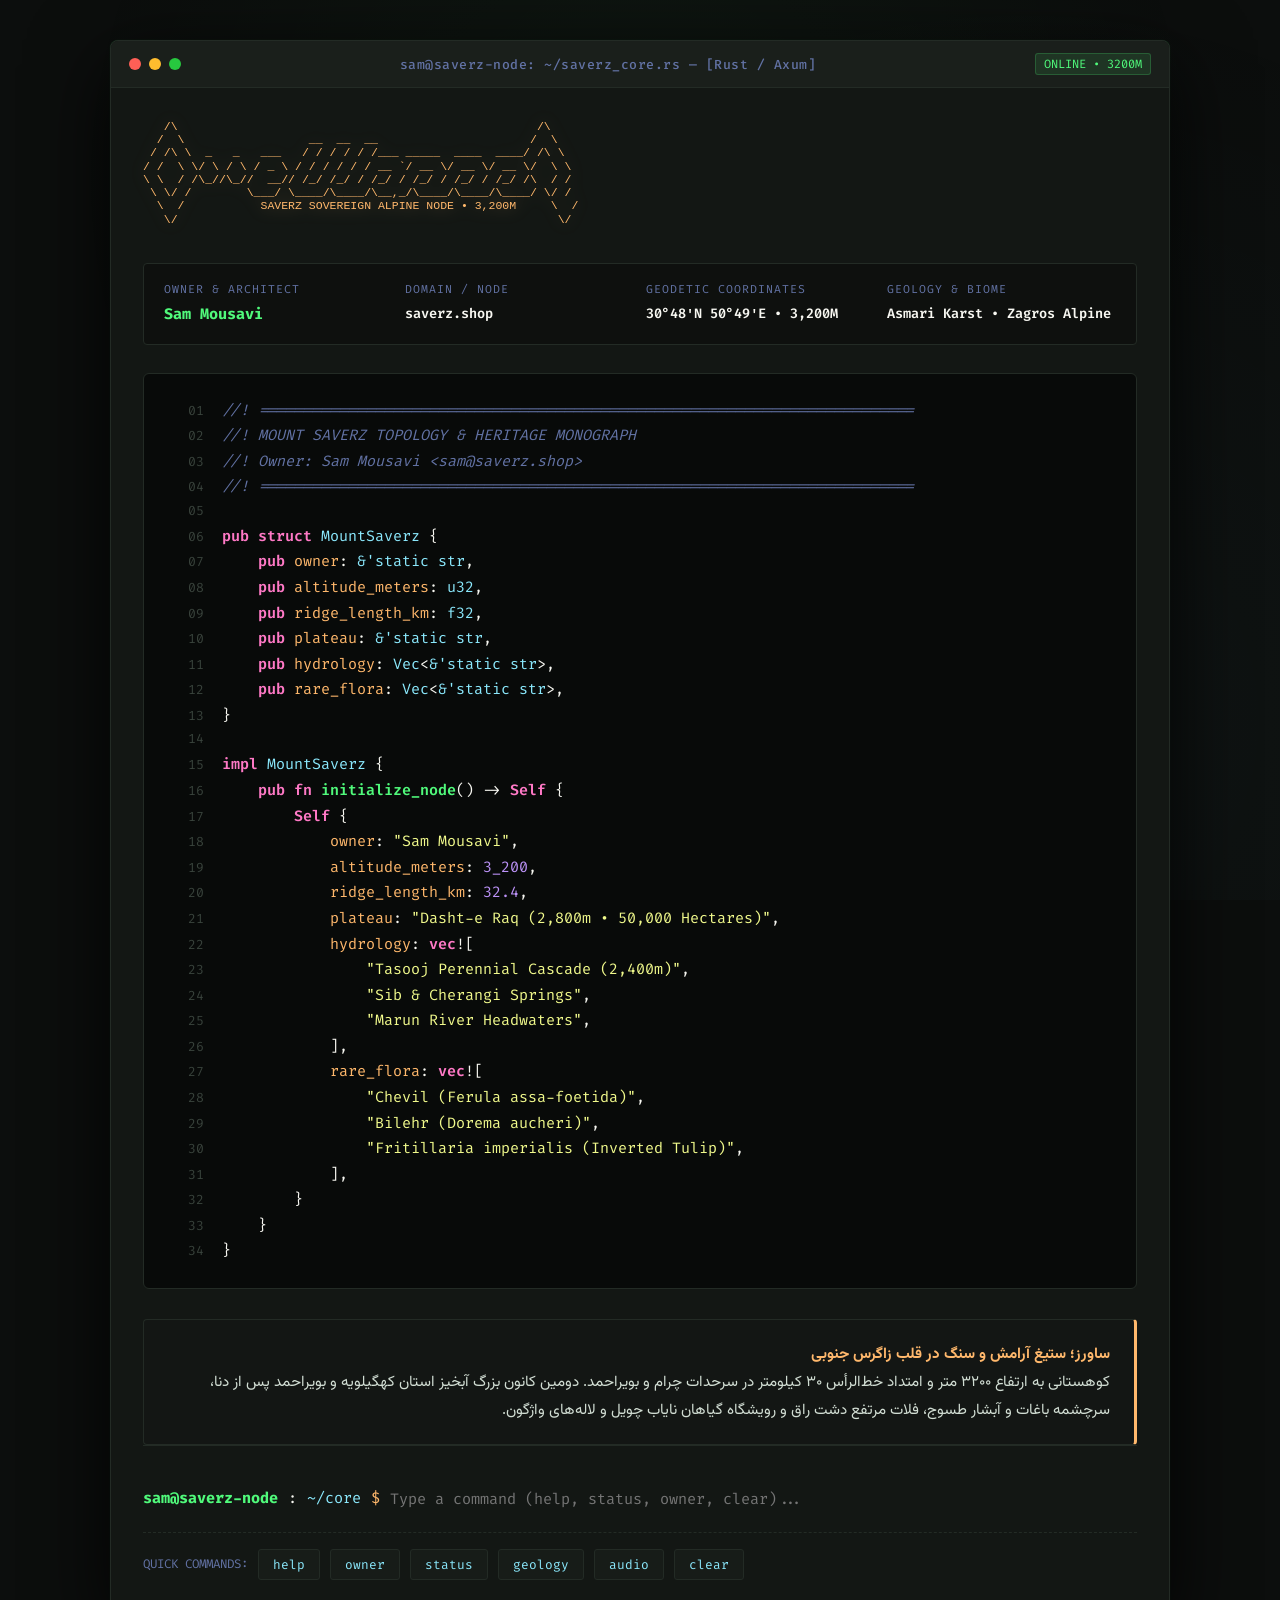
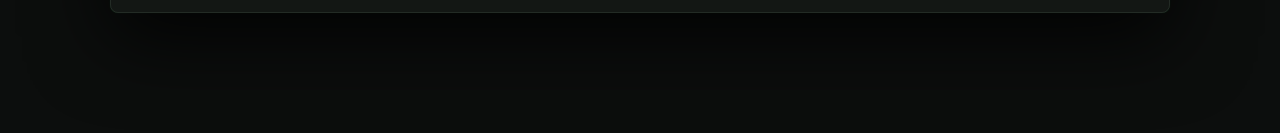
<file: static/index.html>
<!DOCTYPE html>
<html lang="fa" dir="rtl">
<head>
  <meta charset="UTF-8">
  <meta name="viewport" content="width=device-width, initial-scale=1.0">
  <meta http-equiv="Cache-Control" content="no-cache, no-store, must-revalidate">
  <meta http-equiv="Pragma" content="no-cache">
  <meta http-equiv="Expires" content="0">
  <title>SAVERZ.SHOP // Sam Mousavi</title>
  <meta name="description" content="SAVERZ SOVEREIGN NODE • Owner: Sam Mousavi • Mount Saverz 3,200m Terminal">
  
  <link rel="preconnect" href="https://fonts.googleapis.com">
  <link rel="preconnect" href="https://fonts.gstatic.com" crossorigin>
  <link href="https://fonts.googleapis.com/css2?family=Fira+Code:wght@300;400;500;600;700&family=Vazirmatn:wght@300;400;600;700;800;900&display=swap" rel="stylesheet">
  <link rel="icon" href="data:image/svg+xml,<svg xmlns='http://www.w3.org/2000/svg' viewBox='0 0 100 100'><text y='.9em' font-size='90'>⚡</text></svg>">

  <style>
    /* ==========================================================================
       CLASSIC HIGH-END CODE TERMINAL & SYNTAX HIGHLIGHTER (DRACULA / TOKYO NIGHT)
       Owner: Sam Mousavi • Saverz Mountain Node
       ========================================================================== */
    :root {
      --term-bg: #0C0E0D;
      --term-card: #131714;
      --term-header: #1A1F1B;
      --term-border: #232B25;
      
      --syn-keyword: #FF79C6;      /* Magenta Keyword (fn, struct, let, const) */
      --syn-func: #50FA7B;         /* Neon Green Function */
      --syn-type: #8BE9FD;         /* Cyan Type / Struct */
      --syn-string: #F1FA8C;       /* Yellow / Amber String */
      --syn-comment: #6272A4;      /* Muted Slate Comment */
      --syn-number: #BD93F9;       /* Purple Number / Constant */
      --syn-gold: #FFB86C;         /* Orange / Gold Highlight */
      --syn-text: #F8F8F2;         /* Pure Bright Text */
      
      --font-code: 'Fira Code', 'Cascadia Code', 'Consolas', monospace;
      --font-persian: 'Vazirmatn', -apple-system, BlinkMacSystemFont, sans-serif;
    }

    * {
      margin: 0;
      padding: 0;
      box-sizing: border-box;
    }

    html, body {
      background-color: var(--term-bg);
      color: var(--syn-text);
      font-family: var(--font-code);
      min-height: 100vh;
      overflow-x: hidden;
      direction: ltr;
      text-align: left;
    }

    /* Ambient Matrix Glow */
    body::before {
      content: '';
      position: fixed;
      inset: 0;
      background: radial-gradient(circle at 50% 20%, rgba(80, 250, 123, 0.04) 0%, transparent 60%),
                  radial-gradient(circle at 80% 80%, rgba(139, 233, 253, 0.03) 0%, transparent 60%);
      pointer-events: none;
      z-index: 0;
    }

    .terminal-wrapper {
      position: relative;
      z-index: 10;
      max-width: 1100px;
      margin: 40px auto;
      padding: 0 20px 80px;
    }

    /* Terminal Window Frame */
    .terminal-window {
      background: var(--term-card);
      border: 1px solid var(--term-border);
      border-radius: 8px;
      box-shadow: 0 24px 80px rgba(0, 0, 0, 0.85), 0 0 1px rgba(80, 250, 123, 0.2);
      overflow: hidden;
    }

    /* Window Title Bar */
    .window-titlebar {
      background: var(--term-header);
      padding: 12px 18px;
      display: flex;
      align-items: center;
      justify-content: space-between;
      border-bottom: 1px solid var(--term-border);
      user-select: none;
    }

    .window-controls {
      display: flex;
      gap: 8px;
    }

    .ctrl-dot {
      width: 12px;
      height: 12px;
      border-radius: 50%;
      display: inline-block;
    }

    .ctrl-close { background: #FF5F56; }
    .ctrl-min { background: #FFBD2E; }
    .ctrl-max { background: #27C93F; }

    .window-title {
      font-size: 0.82rem;
      font-weight: 500;
      color: var(--syn-comment);
      letter-spacing: 0.5px;
    }

    .window-tag {
      font-size: 0.75rem;
      color: var(--syn-func);
      background: rgba(80, 250, 123, 0.1);
      padding: 2px 8px;
      border-radius: 3px;
      border: 1px solid rgba(80, 250, 123, 0.2);
    }

    /* Terminal Body */
    .terminal-body {
      padding: 32px;
      font-size: 0.94rem;
      line-height: 1.7;
    }

    /* Owner & System Banner */
    .ascii-banner {
      color: var(--syn-gold);
      font-size: 0.72rem;
      line-height: 1.15;
      margin-bottom: 24px;
      white-space: pre;
      user-select: none;
      filter: drop-shadow(0 0 8px rgba(255, 184, 108, 0.3));
    }

    .meta-box {
      border: 1px solid var(--term-border);
      background: rgba(10, 13, 11, 0.6);
      padding: 16px 20px;
      border-radius: 4px;
      margin-bottom: 28px;
      display: grid;
      grid-template-columns: repeat(auto-fit, minmax(220px, 1fr));
      gap: 12px;
      font-size: 0.85rem;
    }

    .meta-item {
      display: flex;
      flex-direction: column;
      gap: 2px;
    }

    .meta-label {
      color: var(--syn-comment);
      font-size: 0.72rem;
      text-transform: uppercase;
      letter-spacing: 1px;
    }

    .meta-value {
      color: var(--syn-text);
      font-weight: 600;
    }

    .meta-value.owner {
      color: var(--syn-func);
      font-weight: 700;
      font-size: 0.95rem;
    }

    /* Code Block / Syntax Highlighting Area */
    .code-container {
      background: #080A09;
      border: 1px solid var(--term-border);
      border-radius: 6px;
      padding: 24px;
      margin-bottom: 30px;
      overflow-x: auto;
    }

    .code-line {
      display: flex;
      align-items: baseline;
      min-height: 24px;
    }

    .line-num {
      width: 36px;
      color: #38423B;
      user-select: none;
      text-align: right;
      margin-right: 18px;
      font-size: 0.82rem;
    }

    .line-content {
      color: var(--syn-text);
      flex: 1;
    }

    /* Syntax Tokens */
    .kwd { color: var(--syn-keyword); font-weight: 600; }
    .fn { color: var(--syn-func); font-weight: 600; }
    .typ { color: var(--syn-type); }
    .str { color: var(--syn-string); }
    .num { color: var(--syn-number); }
    .comm { color: var(--syn-comment); font-style: italic; }
    .gold { color: var(--syn-gold); }
    .fa { font-family: var(--font-persian); direction: rtl; display: inline-block; }

    /* Interactive Command Prompt */
    .interactive-cli {
      border-top: 1px solid var(--term-border);
      padding-top: 24px;
    }

    .prompt-row {
      display: flex;
      align-items: center;
      gap: 10px;
      font-size: 0.95rem;
      margin-bottom: 12px;
    }

    .prompt-user {
      color: var(--syn-func);
      font-weight: 700;
    }

    .prompt-path {
      color: var(--syn-type);
    }

    .prompt-char {
      color: var(--syn-gold);
    }

    .cmd-input {
      background: transparent;
      border: none;
      color: var(--syn-string);
      font-family: var(--font-code);
      font-size: 0.95rem;
      outline: none;
      flex: 1;
      caret-color: var(--syn-func);
    }

    .cmd-history-output {
      margin-bottom: 16px;
      font-size: 0.88rem;
      line-height: 1.6;
    }

    .quick-actions {
      display: flex;
      flex-wrap: wrap;
      gap: 10px;
      margin-top: 20px;
      padding-top: 16px;
      border-top: 1px dashed var(--term-border);
    }

    .action-btn {
      background: #171C18;
      border: 1px solid var(--term-border);
      color: var(--syn-type);
      padding: 6px 14px;
      border-radius: 3px;
      font-size: 0.8rem;
      font-family: var(--font-code);
      cursor: pointer;
      transition: all 0.2s ease;
    }

    .action-btn:hover {
      border-color: var(--syn-func);
      color: var(--syn-func);
      background: rgba(80, 250, 123, 0.08);
    }

    /* Persian Tooltip Card */
    .persian-summary-card {
      font-family: var(--font-persian);
      direction: rtl;
      text-align: right;
      background: rgba(19, 23, 20, 0.9);
      border: 1px solid var(--term-border);
      border-right: 3px solid var(--syn-gold);
      padding: 20px 24px;
      border-radius: 4px;
      margin-top: 24px;
      font-size: 0.95rem;
      line-height: 1.85;
      color: #D1DDD3;
    }

    .persian-summary-card strong {
      color: var(--syn-gold);
    }

    @media (max-width: 768px) {
      .terminal-wrapper { margin: 10px auto; padding: 0 10px 40px; }
      .terminal-body { padding: 18px; font-size: 0.82rem; }
      .ascii-banner { font-size: 0.45rem; }
      .code-container { padding: 14px; }
      .line-num { margin-right: 8px; width: 24px; }
    }
  </style>
</head>
<body>

  <div class="terminal-wrapper">
    <div class="terminal-window">
      
      <!-- Titlebar -->
      <div class="window-titlebar">
        <div class="window-controls">
          <span class="ctrl-dot ctrl-close"></span>
          <span class="ctrl-dot ctrl-min"></span>
          <span class="ctrl-dot ctrl-max"></span>
        </div>
        <span class="window-title">sam@saverz-node: ~/saverz_core.rs — [Rust / Axum]</span>
        <span class="window-tag">ONLINE • 3200M</span>
      </div>

      <!-- Terminal Body -->
      <div class="terminal-body">
        
        <!-- ASCII Mountain Art -->
        <pre class="ascii-banner">
   /\                                                    /\
  /  \                  __  __  __                      /  \
 / /\ \  _   _   ___   / / / / / /___ _____  ____  ____/ /\ \
/ /  \ \/ \ / \ / _ \ / / / / / / __ `/ __ \/ __ \/ __ \/  \ \
\ \  / /\_//\_//  __// /_/ /_/ / /_/ / /_/ / /_/ / /_/ /\  / /
 \ \/ /        \___/ \____/\____/\__,_/\____/\____/\____/ \/ /
  \  /           SAVERZ SOVEREIGN ALPINE NODE • 3,200M     \  /
   \/                                                       \/
        </pre>

        <!-- Owner & Node Metadata -->
        <div class="meta-box">
          <div class="meta-item">
            <span class="meta-label">OWNER & ARCHITECT</span>
            <span class="meta-value owner">Sam Mousavi</span>
          </div>
          <div class="meta-item">
            <span class="meta-label">DOMAIN / NODE</span>
            <span class="meta-value">saverz.shop</span>
          </div>
          <div class="meta-item">
            <span class="meta-label">GEODETIC COORDINATES</span>
            <span class="meta-value">30°48′N 50°49′E • 3,200M</span>
          </div>
          <div class="meta-item">
            <span class="meta-label">GEOLOGY & BIOME</span>
            <span class="meta-value">Asmari Karst • Zagros Alpine</span>
          </div>
        </div>

        <!-- Syntax-Highlighted Code Editor -->
        <div class="code-container">
          <div class="code-line"><span class="line-num">01</span><span class="line-content"><span class="comm">//! =========================================================================</span></span></div>
          <div class="code-line"><span class="line-num">02</span><span class="line-content"><span class="comm">//! MOUNT SAVERZ TOPOLOGY & HERITAGE MONOGRAPH</span></span></div>
          <div class="code-line"><span class="line-num">03</span><span class="line-content"><span class="comm">//! Owner: Sam Mousavi &lt;sam@saverz.shop&gt;</span></span></div>
          <div class="code-line"><span class="line-num">04</span><span class="line-content"><span class="comm">//! =========================================================================</span></span></div>
          <div class="code-line"><span class="line-num">05</span><span class="line-content"></span></div>
          <div class="code-line"><span class="line-num">06</span><span class="line-content"><span class="kwd">pub struct</span> <span class="typ">MountSaverz</span> {</span></div>
          <div class="code-line"><span class="line-num">07</span><span class="line-content">&nbsp;&nbsp;&nbsp;&nbsp;<span class="kwd">pub</span> <span class="gold">owner</span>: <span class="typ">&amp;'static str</span>,</span></div>
          <div class="code-line"><span class="line-num">08</span><span class="line-content">&nbsp;&nbsp;&nbsp;&nbsp;<span class="kwd">pub</span> <span class="gold">altitude_meters</span>: <span class="typ">u32</span>,</span></div>
          <div class="code-line"><span class="line-num">09</span><span class="line-content">&nbsp;&nbsp;&nbsp;&nbsp;<span class="kwd">pub</span> <span class="gold">ridge_length_km</span>: <span class="typ">f32</span>,</span></div>
          <div class="code-line"><span class="line-num">10</span><span class="line-content">&nbsp;&nbsp;&nbsp;&nbsp;<span class="kwd">pub</span> <span class="gold">plateau</span>: <span class="typ">&amp;'static str</span>,</span></div>
          <div class="code-line"><span class="line-num">11</span><span class="line-content">&nbsp;&nbsp;&nbsp;&nbsp;<span class="kwd">pub</span> <span class="gold">hydrology</span>: <span class="typ">Vec</span>&lt;<span class="typ">&amp;'static str</span>&gt;,</span></div>
          <div class="code-line"><span class="line-num">12</span><span class="line-content">&nbsp;&nbsp;&nbsp;&nbsp;<span class="kwd">pub</span> <span class="gold">rare_flora</span>: <span class="typ">Vec</span>&lt;<span class="typ">&amp;'static str</span>&gt;,</span></div>
          <div class="code-line"><span class="line-num">13</span><span class="line-content">}</span></div>
          <div class="code-line"><span class="line-num">14</span><span class="line-content"></span></div>
          <div class="code-line"><span class="line-num">15</span><span class="line-content"><span class="kwd">impl</span> <span class="typ">MountSaverz</span> {</span></div>
          <div class="code-line"><span class="line-num">16</span><span class="line-content">&nbsp;&nbsp;&nbsp;&nbsp;<span class="kwd">pub fn</span> <span class="fn">initialize_node</span>() -&gt; <span class="kwd">Self</span> {</span></div>
          <div class="code-line"><span class="line-num">17</span><span class="line-content">&nbsp;&nbsp;&nbsp;&nbsp;&nbsp;&nbsp;&nbsp;&nbsp;<span class="kwd">Self</span> {</span></div>
          <div class="code-line"><span class="line-num">18</span><span class="line-content">&nbsp;&nbsp;&nbsp;&nbsp;&nbsp;&nbsp;&nbsp;&nbsp;&nbsp;&nbsp;&nbsp;&nbsp;<span class="gold">owner</span>: <span class="str">"Sam Mousavi"</span>,</span></div>
          <div class="code-line"><span class="line-num">19</span><span class="line-content">&nbsp;&nbsp;&nbsp;&nbsp;&nbsp;&nbsp;&nbsp;&nbsp;&nbsp;&nbsp;&nbsp;&nbsp;<span class="gold">altitude_meters</span>: <span class="num">3_200</span>,</span></div>
          <div class="code-line"><span class="line-num">20</span><span class="line-content">&nbsp;&nbsp;&nbsp;&nbsp;&nbsp;&nbsp;&nbsp;&nbsp;&nbsp;&nbsp;&nbsp;&nbsp;<span class="gold">ridge_length_km</span>: <span class="num">32.4</span>,</span></div>
          <div class="code-line"><span class="line-num">21</span><span class="line-content">&nbsp;&nbsp;&nbsp;&nbsp;&nbsp;&nbsp;&nbsp;&nbsp;&nbsp;&nbsp;&nbsp;&nbsp;<span class="gold">plateau</span>: <span class="str">"Dasht-e Raq (2,800m • 50,000 Hectares)"</span>,</span></div>
          <div class="code-line"><span class="line-num">22</span><span class="line-content">&nbsp;&nbsp;&nbsp;&nbsp;&nbsp;&nbsp;&nbsp;&nbsp;&nbsp;&nbsp;&nbsp;&nbsp;<span class="gold">hydrology</span>: <span class="kwd">vec</span>![</span></div>
          <div class="code-line"><span class="line-num">23</span><span class="line-content">&nbsp;&nbsp;&nbsp;&nbsp;&nbsp;&nbsp;&nbsp;&nbsp;&nbsp;&nbsp;&nbsp;&nbsp;&nbsp;&nbsp;&nbsp;&nbsp;<span class="str">"Tasooj Perennial Cascade (2,400m)"</span>,</span></div>
          <div class="code-line"><span class="line-num">24</span><span class="line-content">&nbsp;&nbsp;&nbsp;&nbsp;&nbsp;&nbsp;&nbsp;&nbsp;&nbsp;&nbsp;&nbsp;&nbsp;&nbsp;&nbsp;&nbsp;&nbsp;<span class="str">"Sib &amp; Cherangi Springs"</span>,</span></div>
          <div class="code-line"><span class="line-num">25</span><span class="line-content">&nbsp;&nbsp;&nbsp;&nbsp;&nbsp;&nbsp;&nbsp;&nbsp;&nbsp;&nbsp;&nbsp;&nbsp;&nbsp;&nbsp;&nbsp;&nbsp;<span class="str">"Marun River Headwaters"</span>,</span></div>
          <div class="code-line"><span class="line-num">26</span><span class="line-content">&nbsp;&nbsp;&nbsp;&nbsp;&nbsp;&nbsp;&nbsp;&nbsp;&nbsp;&nbsp;&nbsp;&nbsp;],</span></div>
          <div class="code-line"><span class="line-num">27</span><span class="line-content">&nbsp;&nbsp;&nbsp;&nbsp;&nbsp;&nbsp;&nbsp;&nbsp;&nbsp;&nbsp;&nbsp;&nbsp;<span class="gold">rare_flora</span>: <span class="kwd">vec</span>![</span></div>
          <div class="code-line"><span class="line-num">28</span><span class="line-content">&nbsp;&nbsp;&nbsp;&nbsp;&nbsp;&nbsp;&nbsp;&nbsp;&nbsp;&nbsp;&nbsp;&nbsp;&nbsp;&nbsp;&nbsp;&nbsp;<span class="str">"Chevil (Ferula assa-foetida)"</span>,</span></div>
          <div class="code-line"><span class="line-num">29</span><span class="line-content">&nbsp;&nbsp;&nbsp;&nbsp;&nbsp;&nbsp;&nbsp;&nbsp;&nbsp;&nbsp;&nbsp;&nbsp;&nbsp;&nbsp;&nbsp;&nbsp;<span class="str">"Bilehr (Dorema aucheri)"</span>,</span></div>
          <div class="code-line"><span class="line-num">30</span><span class="line-content">&nbsp;&nbsp;&nbsp;&nbsp;&nbsp;&nbsp;&nbsp;&nbsp;&nbsp;&nbsp;&nbsp;&nbsp;&nbsp;&nbsp;&nbsp;&nbsp;<span class="str">"Fritillaria imperialis (Inverted Tulip)"</span>,</span></div>
          <div class="code-line"><span class="line-num">31</span><span class="line-content">&nbsp;&nbsp;&nbsp;&nbsp;&nbsp;&nbsp;&nbsp;&nbsp;&nbsp;&nbsp;&nbsp;&nbsp;],</span></div>
          <div class="code-line"><span class="line-num">32</span><span class="line-content">&nbsp;&nbsp;&nbsp;&nbsp;&nbsp;&nbsp;&nbsp;&nbsp;}</span></div>
          <div class="code-line"><span class="line-num">33</span><span class="line-content">&nbsp;&nbsp;&nbsp;&nbsp;}</span></div>
          <div class="code-line"><span class="line-num">34</span><span class="line-content">}</span></div>
        </div>

        <!-- Persian Summary Card -->
        <div class="persian-summary-card">
          <strong>ساورز؛ ستیغ آرامش و سنگ در قلب زاگرس جنوبی</strong><br>
          کوهستانی به ارتفاع ۳۲۰۰ متر و امتداد خط‌الرأس ۳۰ کیلومتر در سرحدات چرام و بویراحمد. دومین کانون بزرگ آبخیز استان کهگیلویه و بویراحمد پس از دنا، سرچشمه باغات و آبشار طسوج، فلات مرتفع دشت راق و رویشگاه گیاهان نایاب چویل و لاله‌های واژگون.
        </div>

        <!-- Interactive CLI & Command Prompt -->
        <div class="interactive-cli">
          <div id="cli-history" class="cmd-history-output"></div>

          <div class="prompt-row">
            <span class="prompt-user">sam@saverz-node</span>:<span class="prompt-path">~/core</span><span class="prompt-char">$</span>
            <input type="text" id="cli-input" class="cmd-input" placeholder="Type a command (help, status, owner, clear)..." autofocus autocomplete="off">
          </div>

          <div class="quick-actions">
            <span style="font-size: 0.78rem; color: var(--syn-comment); align-self: center;">QUICK COMMANDS:</span>
            <button class="action-btn" onclick="execCommand('help')">help</button>
            <button class="action-btn" onclick="execCommand('owner')">owner</button>
            <button class="action-btn" onclick="execCommand('status')">status</button>
            <button class="action-btn" onclick="execCommand('geology')">geology</button>
            <button class="action-btn" onclick="execCommand('audio')">audio</button>
            <button class="action-btn" onclick="execCommand('clear')">clear</button>
          </div>
        </div>

      </div>
    </div>
  </div>

  <script>
    // Web Audio Synthesizer for Mountain Breeze
    let audioCtx = null, isPlaying = false, noiseNode = null, gainNode = null;

    function toggleAudio() {
      if (!audioCtx) audioCtx = new (window.AudioContext || window.webkitAudioContext)();
      if (audioCtx.state === 'suspended') audioCtx.resume();

      if (!isPlaying) {
        const bufferSize = audioCtx.sampleRate * 2;
        const buffer = audioCtx.createBuffer(1, bufferSize, audioCtx.sampleRate);
        const out = buffer.getChannelData(0);
        let b0=0,b1=0,b2=0,b3=0,b4=0,b5=0,b6=0;
        for (let i = 0; i < bufferSize; i++) {
          const white = Math.random() * 2 - 1;
          b0 = 0.99886 * b0 + white * 0.0555179;
          b1 = 0.99332 * b1 + white * 0.0750759;
          b2 = 0.96900 * b2 + white * 0.1538520;
          b3 = 0.86650 * b3 + white * 0.3104856;
          b4 = 0.55000 * b4 + white * 0.5329522;
          b5 = -0.7616 * b5 - white * 0.0168980;
          out[i] = (b0 + b1 + b2 + b3 + b4 + b5 + b6 + white * 0.5362) * 0.04;
          b6 = white * 0.115926;
        }
        noiseNode = audioCtx.createBufferSource();
        noiseNode.buffer = buffer;
        noiseNode.loop = true;
        const filter = audioCtx.createBiquadFilter();
        filter.type = 'lowpass';
        filter.frequency.setValueAtTime(260, audioCtx.currentTime);
        gainNode = audioCtx.createGain();
        gainNode.gain.setValueAtTime(0.001, audioCtx.currentTime);
        gainNode.gain.exponentialRampToValueAtTime(0.35, audioCtx.currentTime + 1.2);
        noiseNode.connect(filter);
        filter.connect(gainNode);
        gainNode.connect(audioCtx.destination);
        noiseNode.start();
        isPlaying = true;
        return ">> Mountain acoustic pulse: [PLAYING]";
      } else {
        if (gainNode) gainNode.gain.exponentialRampToValueAtTime(0.0001, audioCtx.currentTime + 0.3);
        setTimeout(() => { if (noiseNode) noiseNode.disconnect(); }, 300);
        isPlaying = false;
        return ">> Mountain acoustic pulse: [STOPPED]";
      }
    }

    // CLI Engine
    const cliInput = document.getElementById('cli-input');
    const cliHistory = document.getElementById('cli-history');

    const commands = {
      'help': () => `
<span style="color: var(--syn-gold);">AVAILABLE COMMANDS:</span>
  <span style="color: var(--syn-func);">owner</span>      - Print system architect and ownership metadata
  <span style="color: var(--syn-func);">status</span>     - Print live telemetry and node health
  <span style="color: var(--syn-func);">geology</span>    - Print geomorphology, altitude & karst details
  <span style="color: var(--syn-func);">audio</span>      - Toggle Web Audio synthesized mountain wind
  <span style="color: var(--syn-func);">clear</span>      - Clear current terminal buffer
      `,
      'owner': () => `<span style="color: var(--syn-func);">Owner:</span> Sam Mousavi &lt;sam@saverz.shop&gt;\n<span style="color: var(--syn-type);">Project:</span> SAVERZ Sovereign Alpine Node\n<span style="color: var(--syn-gold);">Status:</span> Verified &amp; Authorized`,
      'status': () => `<span style="color: var(--syn-func);">[NODE STATUS]</span> saverz.shop : ACTIVE (HTTP 200)\n<span style="color: var(--syn-type);">Kernel:</span> Linux 6.8.0-x86_64-server\n<span style="color: var(--syn-number);">Elevation:</span> 3,200 Meters | Ridge: 32.4 KM\n<span style="color: var(--syn-string);">Memory Overhead:</span> 7.2 MB (0.0% CPU)`,
      'geology': () => `<span style="color: var(--syn-gold);">[GEOLOGY]</span> Asmari Limestone &amp; Dolomite Karst Formation\n<span style="color: var(--syn-type);">Biome:</span> Southern Zagros Alpine Springs\n<span style="color: var(--syn-string);">Key Zones:</span> Tasooj Valley (2,400m) • Dasht-e Raq (2,800m) • Saverz Crest (3,200m)`,
      'audio': () => toggleAudio(),
      'clear': () => { cliHistory.innerHTML = ''; return ''; }
    };

    function execCommand(cmdText) {
      cmdText = (cmdText || '').trim().toLowerCase();
      if (!cmdText) return;

      const log = document.createElement('div');
      log.style.marginBottom = '10px';
      log.innerHTML = `<span style="color: var(--syn-func);">sam@saverz-node</span>:<span style="color: var(--syn-type);">~/core</span><span style="color: var(--syn-gold);">$</span> ${cmdText}`;
      cliHistory.appendChild(log);

      if (commands[cmdText]) {
        const res = commands[cmdText]();
        if (res) {
          const out = document.createElement('div');
          out.style.marginBottom = '14px';
          out.style.whiteSpace = 'pre-wrap';
          out.innerHTML = res;
          cliHistory.appendChild(out);
        }
      } else {
        const err = document.createElement('div');
        err.style.color = '#FF5F56';
        err.style.marginBottom = '14px';
        err.textContent = `zsh: command not found: ${cmdText}. Type 'help' for commands.`;
        cliHistory.appendChild(err);
      }

      if (cliInput) cliInput.value = '';
      window.scrollTo(0, document.body.scrollHeight);
    }

    if (cliInput) {
      cliInput.addEventListener('keydown', (e) => {
        if (e.key === 'Enter') {
          execCommand(cliInput.value);
        }
      });
    }
  </script>
</body>
</html>
</file>
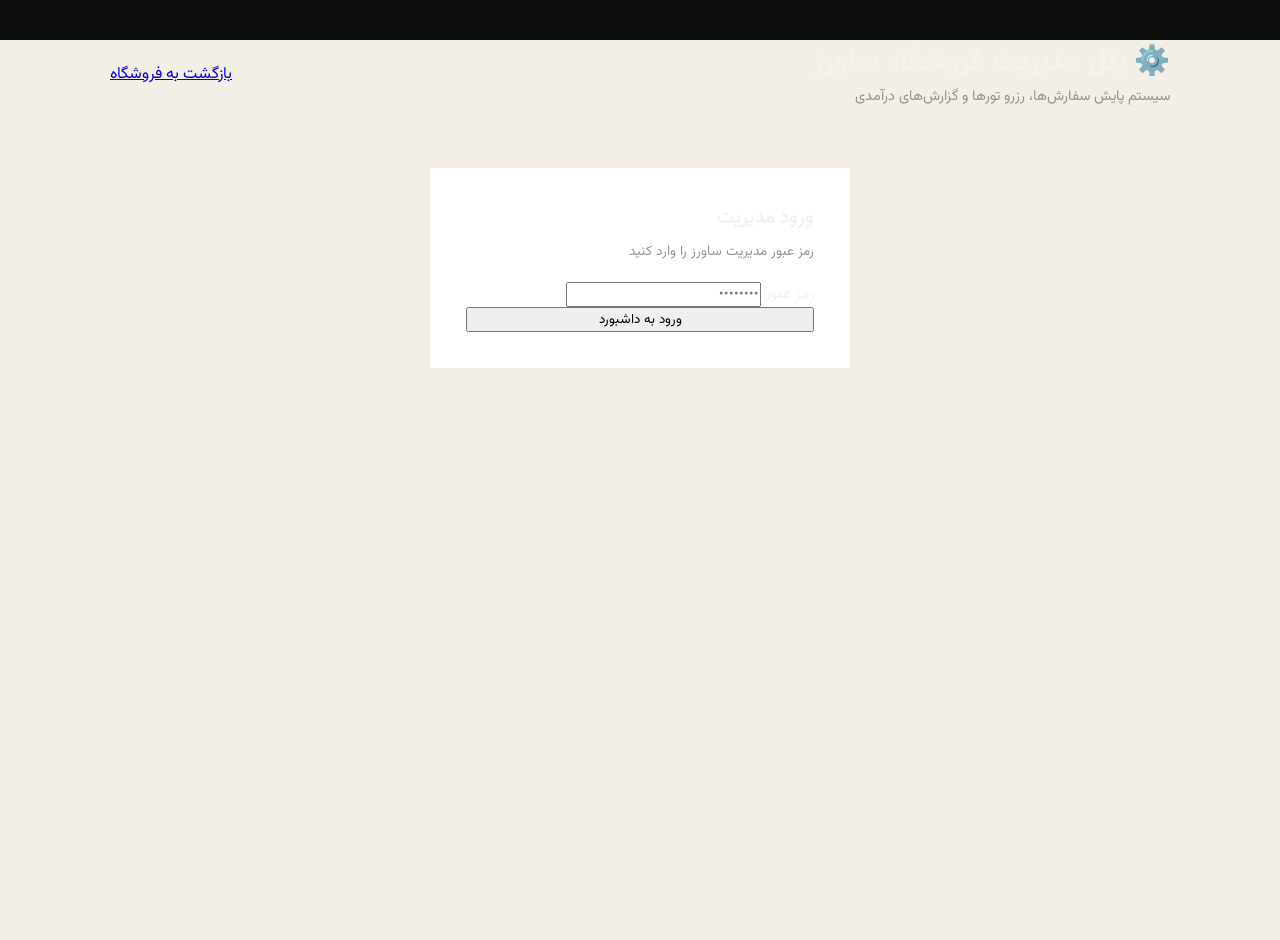
<file: static/admin.html>
<!DOCTYPE html>
<html lang="fa" dir="rtl">
<head>
  <meta charset="UTF-8">
  <meta name="viewport" content="width=device-width, initial-scale=1.0">
  <title>پنل مدیریت | SAVERZ SHOP</title>
  <link rel="stylesheet" href="/static/css/style.css">
  <style>
    .admin-container { max-width: 1100px; margin: 40px auto; padding: 0 20px; }
    .stat-card-box { background: white; padding: 24px; border-radius: var(--radius-md); border: 1px solid var(--border-subtle); box-shadow: var(--shadow-sm); }
    .table-custom { width: 100%; border-collapse: collapse; margin-top: 16px; font-size: 0.9rem; }
    .table-custom th, .table-custom td { padding: 12px 14px; text-align: right; border-bottom: 1px solid var(--border-subtle); }
    .table-custom th { background: var(--bg-card-alt); color: var(--color-primary); font-weight: 700; }
  </style>
</head>
<body style="background: #F4EFE6;">

  <div class="admin-container">
    <div style="display: flex; justify-content: space-between; align-items: center; margin-bottom: 30px;">
      <div>
        <h1 style="color: var(--color-primary); font-size: 1.8rem; font-weight: 800;">⚙️ پنل مدیریت فروشگاه ساورز</h1>
        <p style="color: var(--text-muted); font-size: 0.9rem;">سیستم پایش سفارش‌ها، رزرو تورها و گزارش‌های درآمدی</p>
      </div>
      <a href="/" class="btn-outline">بازگشت به فروشگاه</a>
    </div>

    <!-- Login Box -->
    <div id="admin-login-box" style="background: white; max-width: 420px; margin: 60px auto; padding: 36px; border-radius: var(--radius-lg); border: 1px solid var(--border-subtle); box-shadow: var(--shadow-lg);">
      <h3 style="color: var(--color-primary); font-weight: 800; margin-bottom: 8px;">ورود مدیریت</h3>
      <p style="font-size: 0.85rem; color: var(--text-muted); margin-bottom: 20px;">رمز عبور مدیریت ساورز را وارد کنید</p>
      <form onsubmit="handleAdminLogin(event)">
        <div class="form-group">
          <label class="form-label">رمز عبور</label>
          <input type="password" id="admin-password" class="form-control" placeholder="••••••••" required>
        </div>
        <button type="submit" class="btn-primary" style="width: 100%; justify-content: center;">ورود به داشبورد</button>
      </form>
    </div>

    <!-- Dashboard Content (hidden initially) -->
    <div id="admin-dashboard-content" style="display: none;">
      <div style="display: grid; grid-template-columns: repeat(4, 1fr); gap: 18px; margin-bottom: 32px;">
        <div class="stat-card-box">
          <span style="font-size: 0.82rem; color: var(--text-light); display: block;">کل سفارشات</span>
          <span id="stat-total-orders" style="font-size: 1.8rem; font-weight: 900; color: var(--color-primary);">۰</span>
        </div>
        <div class="stat-card-box">
          <span style="font-size: 0.82rem; color: var(--text-light); display: block;">مجموع فروش</span>
          <span id="stat-revenue" style="font-size: 1.8rem; font-weight: 900; color: var(--color-amber);">۰</span>
        </div>
        <div class="stat-card-box">
          <span style="font-size: 0.82rem; color: var(--text-light); display: block;">در انتظار ارسال</span>
          <span id="stat-pending" style="font-size: 1.8rem; font-weight: 900; color: var(--color-terracotta);">۰</span>
        </div>
        <div class="stat-card-box">
          <span style="font-size: 0.82rem; color: var(--text-light); display: block;">رزروهای تور</span>
          <span id="stat-tours" style="font-size: 1.8rem; font-weight: 900; color: var(--color-primary);">۰</span>
        </div>
      </div>

      <!-- Orders Section -->
      <div class="stat-card-box" style="margin-bottom: 30px;">
        <h3 style="color: var(--color-primary); font-size: 1.2rem; font-weight: 800;">📦 آخرین سفارش‌های ثبت شده</h3>
        <div style="overflow-x: auto;">
          <table class="table-custom">
            <thead>
              <tr>
                <th>کد رهگیری</th>
                <th>نام خریدار</th>
                <th>تلفن</th>
                <th>شهر / استان</th>
                <th>مبلغ کل</th>
                <th>وضعیت</th>
                <th>تاریخ</th>
              </tr>
            </thead>
            <tbody id="orders-tbody">
              <!-- Loaded via JS -->
            </tbody>
          </table>
        </div>
      </div>

      <!-- Tour Bookings Section -->
      <div class="stat-card-box">
        <h3 style="color: var(--color-primary); font-size: 1.2rem; font-weight: 800;">🏕️ درخواست‌های رزرو تور</h3>
        <div style="overflow-x: auto;">
          <table class="table-custom">
            <thead>
              <tr>
                <th>کد رزرو</th>
                <th>عنوان تور</th>
                <th>سرپرست</th>
                <th>تلفن</th>
                <th>تاریخ سفر</th>
                <th>تعداد</th>
                <th>وضعیت</th>
              </tr>
            </thead>
            <tbody id="tours-tbody">
              <!-- Loaded via JS -->
            </tbody>
          </table>
        </div>
      </div>
    </div>
  </div>

  <script>
    async function handleAdminLogin(e) {
      e.preventDefault();
      const pw = document.getElementById('admin-password').value;
      try {
        const res = await fetch('/api/admin/login', {
          method: 'POST',
          headers: { 'Content-Type': 'application/json' },
          body: JSON.stringify({ password: pw })
        });
        const data = await res.json();
        if (data.success) {
          document.getElementById('admin-login-box').style.display = 'none';
          document.getElementById('admin-dashboard-content').style.display = 'block';
          loadAdminDashboard();
        } else {
          alert('رمز عبور نادرست است');
        }
      } catch (err) {
        alert('خطا در ورود به سیستم');
      }
    }

    async function loadAdminDashboard() {
      // Load stats
      try {
        const res = await fetch('/api/admin/stats');
        const data = await res.json();
        if (data.success && data.stats) {
          const s = data.stats;
          document.getElementById('stat-total-orders').textContent = s.total_orders;
          document.getElementById('stat-revenue').textContent = new Intl.NumberFormat('fa-IR').format(s.total_revenue) + ' ت';
          document.getElementById('stat-pending').textContent = s.pending_orders;
          document.getElementById('stat-tours').textContent = s.total_tours;
        }

        // Load orders
        const ordRes = await fetch('/api/admin/orders');
        const ordData = await ordRes.json();
        if (ordData.success && ordData.orders) {
          const tbody = document.getElementById('orders-tbody');
          if (ordData.orders.length === 0) {
            tbody.innerHTML = '<tr><td colspan="7" style="text-align: center; color: var(--text-muted);">هنوز سفارشی ثبت نشده است.</td></tr>';
          } else {
            tbody.innerHTML = ordData.orders.map(o => `
              <tr>
                <td><b>${o.tracking_code}</b></td>
                <td>${o.customer_name}</td>
                <td>${o.phone}</td>
                <td>${o.province} - ${o.city}</td>
                <td>${new Intl.NumberFormat('fa-IR').format(o.total_amount)} تومان</td>
                <td><span style="color: var(--color-amber); font-weight: 700;">${o.status}</span></td>
                <td>${o.created_at}</td>
              </tr>
            `).join('');
          }
        }

        // Load tours
        const tourRes = await fetch('/api/admin/tours');
        const tourData = await tourRes.json();
        if (tourData.success && tourData.tours) {
          const tbody = document.getElementById('tours-tbody');
          if (tourData.tours.length === 0) {
            tbody.innerHTML = '<tr><td colspan="7" style="text-align: center; color: var(--text-muted);">هنوز رزروی ثبت نشده است.</td></tr>';
          } else {
            tbody.innerHTML = tourData.tours.map(t => `
              <tr>
                <td><b>${t.booking_code}</b></td>
                <td>${t.tour_name}</td>
                <td>${t.customer_name}</td>
                <td>${t.phone}</td>
                <td>${t.requested_date}</td>
                <td>${t.guests_count} نفر</td>
                <td><span style="color: var(--color-primary); font-weight: 700;">${t.status}</span></td>
              </tr>
            `).join('');
          }
        }
      } catch (err) {
        console.error('Error loading admin dashboard:', err);
      }
    }
  </script>
</body>
</html>
</file>
<file: static/css/style.css>
/* ==========================================================================
   SAVERZ - AWWWARDS-TIER 3D MATHEMATICAL TERRAIN & EDITORIAL EXPERIENCE
   Haute-Minimalist Luxury Swiss / Awwwards SOTD Design
   ========================================================================== */

@import url('https://fonts.googleapis.com/css2?family=Vazirmatn:wght@100;200;300;400;500;600;700;800;900&family=Cinzel:wght@400;600;700;800;900&family=Space+Grotesk:wght@300;400;500;600;700&display=swap');

:root {
  --bg-primary: #0D0F0E;       /* Deep Obsidian Carbon */
  --bg-secondary: #141715;     /* Dark Basalt */
  --text-main: #F4F2EC;        /* Warm Alabaster White */
  --text-muted: #8E968F;       /* Architectural Muted Sage */
  --text-light: #5A625C;       /* Slate Stone */
  --accent-gold: #C5A059;      /* Pure Mountain Gold */
  --accent-gold-glow: rgba(197, 160, 89, 0.4);
  --border-fine: rgba(244, 242, 236, 0.08);
  --border-gold: rgba(197, 160, 89, 0.3);
  
  --font-persian: 'Vazirmatn', -apple-system, BlinkMacSystemFont, sans-serif;
  --font-serif: 'Cinzel', serif;
  --font-mono: 'Space Grotesk', monospace;
  
  --transition-smooth: all 0.4s cubic-bezier(0.16, 1, 0.3, 1);
}

* {
  margin: 0;
  padding: 0;
  box-sizing: border-box;
  font-family: var(--font-persian);
  -webkit-font-smoothing: antialiased;
}

html {
  scroll-behavior: smooth;
  background-color: var(--bg-primary);
  color: var(--text-main);
}

body {
  direction: rtl;
  text-align: right;
  overflow-x: hidden;
  background: var(--bg-primary);
  min-height: 100vh;
  cursor: default;
}

/* 3D WebGL Canvas Layer */
#webgl-canvas-container {
  position: fixed;
  top: 0;
  left: 0;
  width: 100vw;
  height: 100vh;
  z-index: 1;
  pointer-events: all;
  background: radial-gradient(circle at 50% 30%, #151A17 0%, #0D0F0E 80%);
}

#three-canvas {
  width: 100%;
  height: 100%;
  display: block;
}

/* Content Layer */
.experience-overlay {
  position: relative;
  z-index: 10;
  pointer-events: none; /* Allows user to drag & interact with 3D canvas */
}

.interactive-element {
  pointer-events: all;
}

.container {
  max-width: 1360px;
  margin: 0 auto;
  padding: 0 40px;
}

.font-mono {
  font-family: var(--font-mono);
  direction: ltr;
  display: inline-block;
}

.font-serif {
  font-family: var(--font-serif);
}

/* ==========================================================================
   MINIMALIST HUD / NAVIGATION BAR
   ========================================================================== */

.hud-navbar {
  position: fixed;
  top: 0;
  left: 0;
  right: 0;
  z-index: 100;
  padding: 32px 40px;
  display: flex;
  justify-content: space-between;
  align-items: center;
}

.hud-brand {
  display: flex;
  align-items: baseline;
  gap: 16px;
}

.hud-title {
  font-family: var(--font-serif);
  font-size: 1.8rem;
  font-weight: 800;
  letter-spacing: 6px;
  color: var(--text-main);
}

.hud-badge {
  font-family: var(--font-mono);
  font-size: 0.75rem;
  color: var(--accent-gold);
  border: 1px solid var(--border-gold);
  padding: 3px 10px;
  letter-spacing: 1px;
}

.hud-controls-right {
  display: flex;
  align-items: center;
  gap: 16px;
}

.hud-btn {
  background: rgba(20, 23, 21, 0.7);
  backdrop-filter: blur(12px);
  border: 1px solid var(--border-fine);
  color: var(--text-main);
  padding: 10px 20px;
  font-size: 0.82rem;
  font-weight: 600;
  border-radius: 2px;
  display: flex;
  align-items: center;
  gap: 10px;
  cursor: pointer;
  transition: var(--transition-smooth);
}

.hud-btn:hover {
  border-color: var(--accent-gold);
  color: var(--accent-gold);
  transform: translateY(-1px);
}

.hud-pulse-dot {
  width: 6px;
  height: 6px;
  border-radius: 50%;
  background: var(--accent-gold);
  box-shadow: 0 0 10px var(--accent-gold);
  animation: pulseDot 1.6s infinite;
}

.hud-pulse-dot.paused {
  animation: none;
  background: var(--text-light);
  box-shadow: none;
}

@keyframes pulseDot {
  0% { transform: scale(0.9); opacity: 0.5; }
  50% { transform: scale(1.4); opacity: 1; }
  100% { transform: scale(0.9); opacity: 0.5; }
}

/* ==========================================================================
   HERO MONUMENTAL OVERLAY
   ========================================================================== */

.hero-fullscreen {
  min-height: 100vh;
  display: flex;
  flex-direction: column;
  justify-content: flex-end;
  padding-bottom: 80px;
}

.hero-coordinates-tag {
  font-family: var(--font-mono);
  font-size: 0.85rem;
  color: var(--accent-gold);
  letter-spacing: 2px;
  margin-bottom: 20px;
  display: block;
}

.hero-mega-headline {
  font-size: 6.5rem;
  font-weight: 900;
  line-height: 1.05;
  letter-spacing: -2.5px;
  color: var(--text-main);
  margin-bottom: 24px;
  text-shadow: 0 4px 40px rgba(0,0,0,0.8);
}

.hero-mega-headline span.gold {
  color: var(--accent-gold);
  font-weight: 800;
}

.hero-sub-statement {
  font-size: 1.35rem;
  font-weight: 300;
  color: var(--text-muted);
  max-width: 640px;
  line-height: 1.85;
  margin-bottom: 40px;
  text-shadow: 0 2px 20px rgba(0,0,0,0.6);
}

/* Live Telemetry HUD Bar */
.telemetry-strip {
  display: flex;
  align-items: center;
  gap: 40px;
  padding-top: 24px;
  border-top: 1px solid var(--border-fine);
  font-family: var(--font-mono);
  font-size: 0.85rem;
}

.telemetry-item {
  display: flex;
  align-items: baseline;
  gap: 10px;
}

.telemetry-val {
  font-size: 1.25rem;
  font-weight: 700;
  color: var(--text-main);
}

.telemetry-lbl {
  color: var(--text-light);
  font-size: 0.75rem;
  letter-spacing: 1px;
}

/* 3D Interactive Controls Widget */
.terrain-control-widget {
  position: fixed;
  bottom: 40px;
  left: 40px;
  z-index: 100;
  background: rgba(20, 23, 21, 0.85);
  backdrop-filter: blur(16px);
  border: 1px solid var(--border-fine);
  padding: 16px 20px;
  border-radius: 4px;
  display: flex;
  align-items: center;
  gap: 20px;
  font-family: var(--font-mono);
  font-size: 0.8rem;
  color: var(--text-muted);
}

.widget-hint {
  color: var(--accent-gold);
  display: flex;
  align-items: center;
  gap: 8px;
}

/* ==========================================================================
   STORY CHAPTERS (PUNCHY, SHORT & MONUMENTAL)
   ========================================================================== */

.chapter-section {
  min-height: 100vh;
  display: flex;
  align-items: center;
  padding: 100px 0;
}

.chapter-card-minimal {
  background: rgba(18, 21, 19, 0.82);
  backdrop-filter: blur(20px);
  border: 1px solid var(--border-fine);
  padding: 60px;
  max-width: 680px;
  border-radius: 2px;
  box-shadow: 0 20px 60px rgba(0,0,0,0.5);
  position: relative;
}

.chapter-card-minimal::before {
  content: '';
  position: absolute;
  top: 0;
  right: 0;
  width: 40px;
  height: 2px;
  background: var(--accent-gold);
}

.chapter-number {
  font-family: var(--font-mono);
  font-size: 0.82rem;
  color: var(--accent-gold);
  letter-spacing: 3px;
  margin-bottom: 16px;
  display: block;
}

.chapter-title {
  font-size: 2.8rem;
  font-weight: 800;
  color: var(--text-main);
  line-height: 1.2;
  margin-bottom: 20px;
  letter-spacing: -0.5px;
}

.chapter-desc {
  font-size: 1.15rem;
  color: var(--text-muted);
  line-height: 1.9;
  margin-bottom: 30px;
  font-weight: 300;
}

.chapter-stat-grid {
  display: grid;
  grid-template-columns: repeat(2, 1fr);
  gap: 20px;
  padding-top: 24px;
  border-top: 1px solid var(--border-fine);
}

.chapter-stat-val {
  font-family: var(--font-mono);
  font-size: 1.5rem;
  font-weight: 700;
  color: var(--text-main);
  margin-bottom: 4px;
}

.chapter-stat-lbl {
  font-size: 0.8rem;
  color: var(--text-light);
}

/* ==========================================================================
   MODAL / INQUIRY
   ========================================================================== */

.modal-backdrop {
  position: fixed;
  inset: 0;
  background: rgba(10, 12, 11, 0.95);
  backdrop-filter: blur(20px);
  z-index: 2000;
  display: flex;
  align-items: center;
  justify-content: center;
  padding: 30px;
  opacity: 0;
  visibility: hidden;
  transition: var(--transition-smooth);
}

.modal-backdrop.open {
  opacity: 1;
  visibility: visible;
}

.modal-box {
  background: #141715;
  border: 1px solid var(--border-fine);
  padding: 48px;
  max-width: 540px;
  width: 100%;
  border-radius: 2px;
  box-shadow: 0 30px 90px rgba(0,0,0,0.8);
}

.form-group-field {
  display: flex;
  flex-direction: column;
  gap: 8px;
  margin-bottom: 18px;
}

.form-label-hud {
  font-size: 0.8rem;
  font-weight: 600;
  color: var(--accent-gold);
  letter-spacing: 1px;
}

.input-hud {
  background: #0D0F0E;
  border: 1px solid var(--border-fine);
  padding: 14px 16px;
  color: var(--text-main);
  font-size: 0.95rem;
  outline: none;
  border-radius: 2px;
  transition: var(--transition-smooth);
}

.input-hud:focus {
  border-color: var(--accent-gold);
}

.btn-hud-submit {
  width: 100%;
  background: var(--accent-gold);
  color: #0D0F0E;
  padding: 16px;
  font-size: 1rem;
  font-weight: 700;
  border-radius: 2px;
  cursor: pointer;
  margin-top: 10px;
  transition: var(--transition-smooth);
}

.btn-hud-submit:hover {
  background: #DFCA9E;
}

/* ==========================================================================
   RESPONSIVE
   ========================================================================== */

@media (max-width: 1024px) {
  .hero-mega-headline { font-size: 4.2rem; }
  .chapter-card-minimal { padding: 40px; }
  .telemetry-strip { flex-wrap: wrap; gap: 20px; }
}

@media (max-width: 768px) {
  .hero-mega-headline { font-size: 2.8rem; }
  .hud-navbar { padding: 20px; }
  .container { padding: 0 20px; }
  .chapter-card-minimal { padding: 28px; }
  .terrain-control-widget { display: none; }
}
</file>
